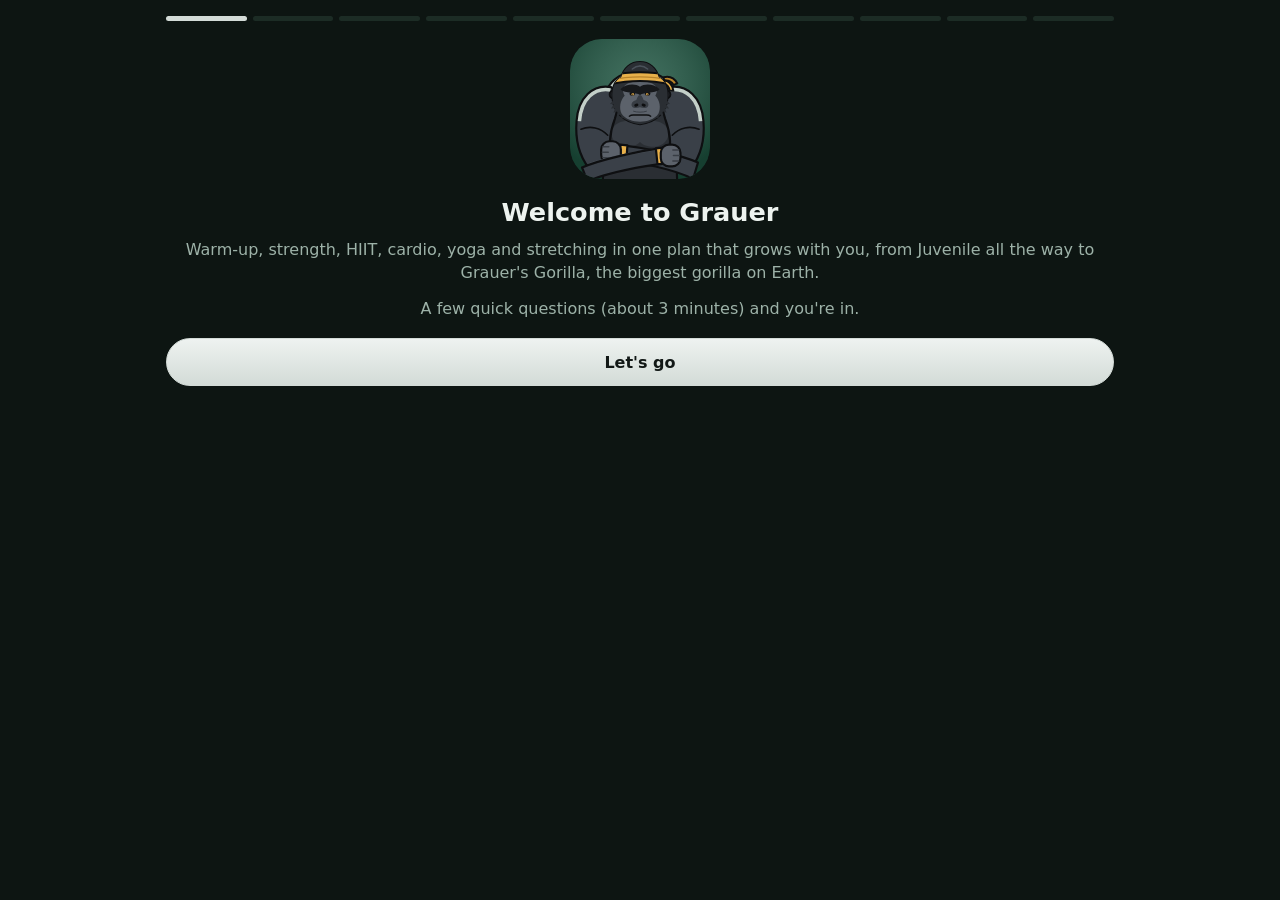
<file: index.html>
<!doctype html>
<html lang="en">
<head>
  <meta charset="utf-8">
  <meta name="viewport" content="width=device-width, initial-scale=1, viewport-fit=cover">
  <title>Grauer</title>
  <meta name="description" content="Grauer: warm-up, strength, HIIT, cardio, yoga and stretching. From first push-up to Silverback.">
  <meta name="theme-color" content="#0d1512">
  <meta name="apple-mobile-web-app-capable" content="yes">
  <meta name="mobile-web-app-capable" content="yes">
  <meta name="apple-mobile-web-app-status-bar-style" content="black-translucent">
  <meta name="apple-mobile-web-app-title" content="Grauer">
  <link rel="manifest" href="manifest.webmanifest">
  <link rel="icon" href="img/icon.svg" type="image/svg+xml">
  <link rel="apple-touch-icon" href="img/apple-touch-icon.png">
  <link rel="stylesheet" href="css/app.css">
</head>
<body>
  <div id="app">
    <main id="main" aria-live="polite"></main>
    <nav class="tabbar" aria-label="Main">
      <a href="#/home" data-tab="home">
        <svg viewBox="0 0 24 24" fill="none" stroke="currentColor" stroke-width="2" stroke-linecap="round" stroke-linejoin="round" aria-hidden="true"><path d="M3 11l9-7 9 7"/><path d="M5 10v10h14V10"/></svg>Today</a>
      <a href="#/library" data-tab="library">
        <svg viewBox="0 0 24 24" fill="none" stroke="currentColor" stroke-width="2" stroke-linecap="round" stroke-linejoin="round" aria-hidden="true"><rect x="3" y="3" width="7" height="7" rx="1.5"/><rect x="14" y="3" width="7" height="7" rx="1.5"/><rect x="3" y="14" width="7" height="7" rx="1.5"/><rect x="14" y="14" width="7" height="7" rx="1.5"/></svg>Library</a>
      <a href="#/history" data-tab="history">
        <svg viewBox="0 0 24 24" fill="none" stroke="currentColor" stroke-width="2" stroke-linecap="round" stroke-linejoin="round" aria-hidden="true"><circle cx="12" cy="12" r="9"/><path d="M12 7v5l3 2"/></svg>History</a>
      <a href="#/me" data-tab="me">
        <svg viewBox="0 0 24 24" fill="none" stroke="currentColor" stroke-width="2" stroke-linecap="round" stroke-linejoin="round" aria-hidden="true"><circle cx="12" cy="8" r="4"/><path d="M4 21c1.5-4 4.5-6 8-6s6.5 2 8 6"/></svg>Me</a>
    </nav>
  </div>
  <noscript>Grauer needs JavaScript turned on.</noscript>
  <script type="module" src="js/app.js"></script>
</body>
</html>
</file>
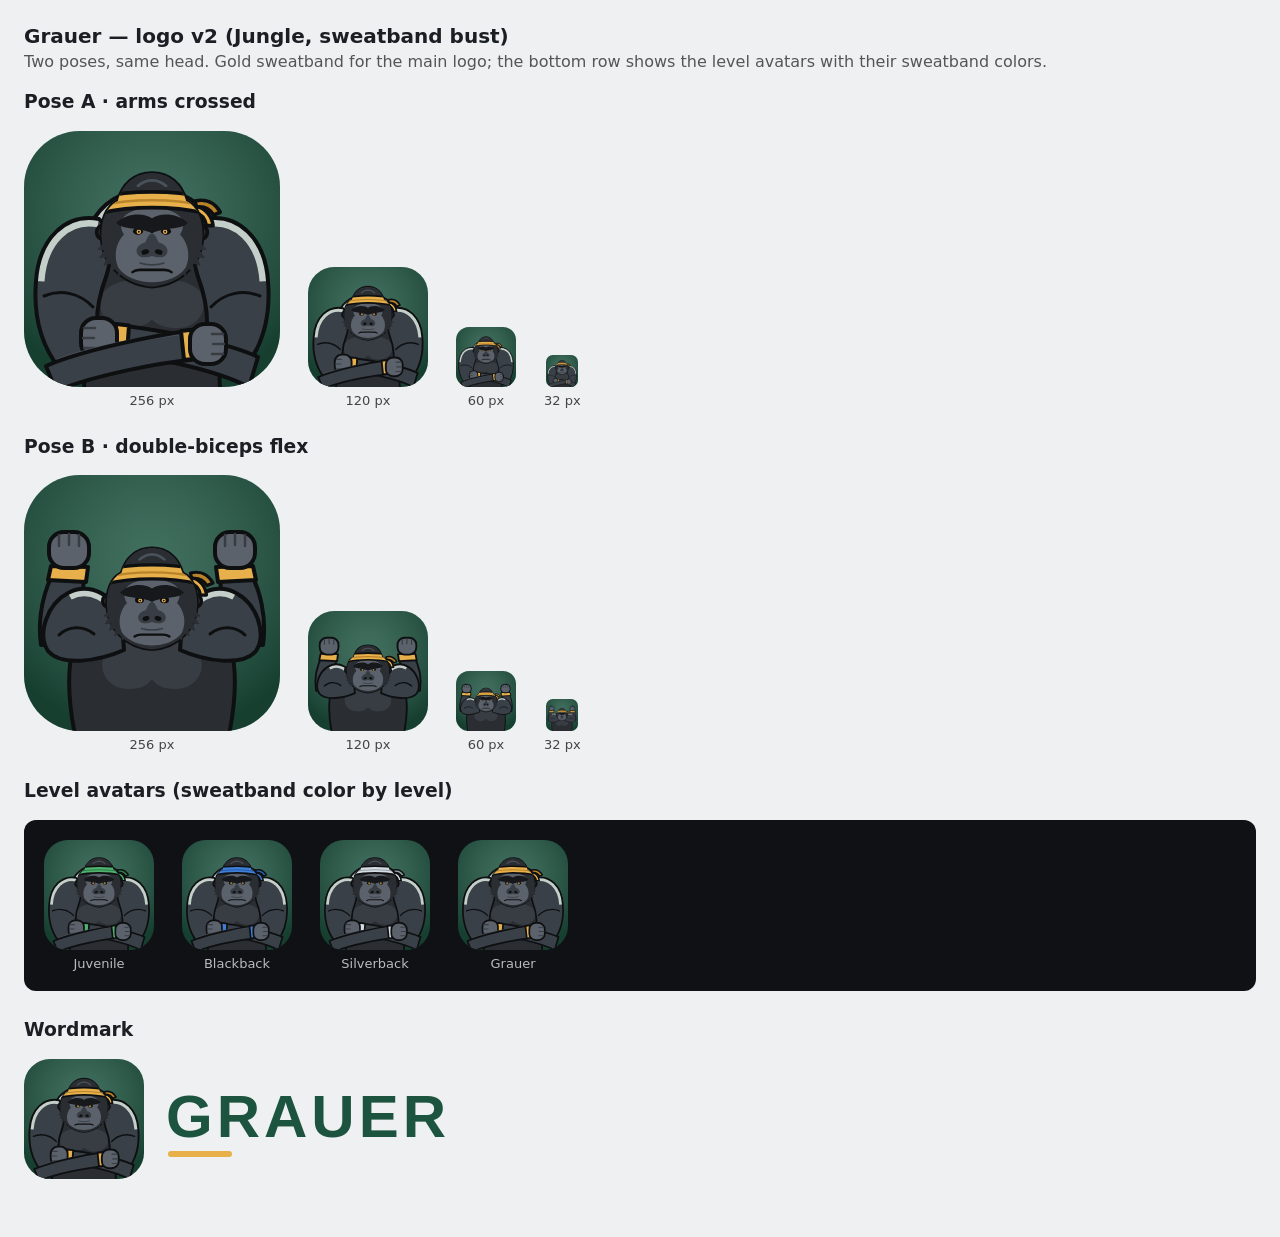
<file: brand/preview-v2.html>
<!doctype html>
<html lang="en">
<head>
<meta charset="utf-8">
<meta name="viewport" content="width=device-width, initial-scale=1">
<title>Grauer logo v2</title>
<style>
  body { margin: 0; padding: 24px; background: #eef0f2; font-family: system-ui, sans-serif; color: #1b1f24; }
  h1 { margin: 0 0 4px; font-size: 20px; }
  p { margin: 0 0 20px; color: #555; }
  .row { display: flex; gap: 28px; flex-wrap: wrap; align-items: flex-end; margin-bottom: 28px; }
  .card { text-align: center; font-size: 13px; color: #444; }
  .card svg { display: block; margin: 0 auto 6px; }
  .dark { background: #0f1114; padding: 20px; border-radius: 12px; }
  .dark .card { color: #bbb; }

  /* Jungle palette */
  :root { --bg1:#1d5440; --fur:#2a2e33; --arm:#3a4048; --furHi:#4a515a; --brow:#16181b; --face:#5c626b; --faceDk:#383d44;
          --ink:#0e0f11; --silver:#c3cfc8; --band:#e8b04a; --bandDk:#b9832a; }
  /* Sweatband colors for the level avatars */
  .lv-juvenile   { --band:#4fb36f; --bandDk:#2f7d47; }
  .lv-blackback  { --band:#3d7fd9; --bandDk:#2a5ea8; }
  .lv-silverback { --band:#d4dbe1; --bandDk:#97a1ab; }
  .lv-grauer     { --band:#e8b04a; --bandDk:#b9832a; }

  /* Clip-art outlines */
  .ol  { fill: none; stroke: var(--ink); stroke-width: 8;  stroke-linejoin: round; stroke-linecap: round; }
  .olh { fill: none; stroke: var(--ink); stroke-width: 13; stroke-linejoin: round; }
</style>
</head>
<body>

<svg width="0" height="0" style="position:absolute">
  <defs>
    <radialGradient id="glow" cx="50%" cy="32%" r="70%">
      <stop offset="0" stop-color="#fff" stop-opacity="0.16"/>
      <stop offset="1" stop-color="#000" stop-opacity="0.25"/>
    </radialGradient>
    <clipPath id="tile"><rect width="512" height="512" rx="112"/></clipPath>

    <!-- ===== HEAD (512 box, centered on 256,250) ===== -->
    <path id="headShape" d="M256 50 C 318 50, 362 90, 378 150 C 420 170, 440 222, 436 284 C 432 366, 368 446, 256 456 C 144 446, 80 366, 76 284 C 72 222, 92 170, 134 150 C 150 90, 194 50, 256 50 Z"/>
    <clipPath id="headClip"><use href="#headShape"/></clipPath>
    <path id="tuft" d="M82 300 L 60 324 L 86 326 L 66 354 L 94 352 L 82 382 L 110 372 L 106 404 L 132 388 L 136 420 L 160 400 Z"/>
    <g id="head">
      <!-- sweatband tails, knotted at the back right -->
      <path d="M410 150 C 450 140, 482 158, 500 190 L 476 200 C 462 178, 440 168, 414 172 Z" style="fill:var(--bandDk)"/>
      <path d="M412 168 C 448 176, 470 204, 474 238 L 450 238 C 446 212, 432 196, 408 190 Z" style="fill:var(--band)"/>
      <path d="M410 150 C 450 140, 482 158, 500 190 L 476 200 C 462 178, 440 168, 414 172 Z" class="olh"/>
      <path d="M412 168 C 448 176, 470 204, 474 238 L 450 238 C 446 212, 432 196, 408 190 Z" class="olh"/>
      <circle cx="84" cy="262" r="26" style="fill:var(--fur)"/><circle cx="84" cy="262" r="26" class="olh"/>
      <circle cx="428" cy="262" r="26" style="fill:var(--fur)"/><circle cx="428" cy="262" r="26" class="olh"/>
      <circle cx="87" cy="264" r="11" style="fill:var(--faceDk)"/>
      <circle cx="425" cy="264" r="11" style="fill:var(--faceDk)"/>
      <use href="#headShape" class="olh"/>
      <use href="#headShape" style="fill:var(--fur)"/>
      <use href="#tuft" style="fill:var(--fur)"/>
      <use href="#tuft" transform="translate(512 0) scale(-1 1)" style="fill:var(--fur)"/>
      <g fill="none" style="stroke:var(--furHi)" stroke-width="10" stroke-linecap="round">
        <path d="M206 96 C 222 82, 240 76, 256 76"/>
        <path d="M306 96 C 290 82, 272 76, 256 76"/>
      </g>
      <path d="M256 176 C 300 176, 338 186, 356 206 C 372 226, 368 252, 356 270 C 386 300, 394 350, 376 388 C 352 424, 300 440, 256 440 C 212 440, 160 424, 136 388 C 118 350, 126 300, 156 270 C 144 252, 140 226, 156 206 C 174 186, 212 176, 256 176 Z" style="fill:var(--face)"/>
      <!-- sweatband, clipped to the head outline -->
      <g clip-path="url(#headClip)">
        <path d="M40 146 C 160 108, 352 108, 472 146 L 472 202 C 352 164, 160 164, 40 202 Z" style="fill:var(--band)"/>
        <path d="M40 176 C 160 138, 352 138, 472 176" fill="none" style="stroke:var(--bandDk)" stroke-width="9"/>
        <path d="M40 146 C 160 108, 352 108, 472 146 M 472 202 C 352 164, 160 164, 40 202" class="olh"/>
      </g>
      <ellipse cx="206" cy="258" rx="18" ry="13" style="fill:var(--ink)"/>
      <ellipse cx="306" cy="258" rx="18" ry="13" style="fill:var(--ink)"/>
      <circle cx="209" cy="260" r="8" fill="#e8b04a"/>
      <circle cx="303" cy="260" r="8" fill="#e8b04a"/>
      <circle cx="209" cy="260" r="3.5" style="fill:var(--ink)"/>
      <circle cx="303" cy="260" r="3.5" style="fill:var(--ink)"/>
      <path d="M128 228 C 168 190, 228 192, 256 212 C 284 192, 344 190, 384 228 C 370 246, 340 246, 316 250 C 292 254, 270 256, 256 266 C 242 256, 220 254, 196 250 C 172 246, 142 246, 128 228 Z" style="fill:var(--brow)"/>
      <path d="M256 266 C 268 266, 274 286, 280 298 C 304 304, 318 322, 308 340 C 298 356, 272 352, 256 346 C 240 352, 214 356, 204 340 C 194 322, 208 304, 232 298 C 238 286, 244 266, 256 266 Z" style="fill:var(--faceDk)"/>
      <ellipse cx="232" cy="332" rx="14" ry="9" transform="rotate(-18 232 332)" style="fill:var(--ink)"/>
      <ellipse cx="280" cy="332" rx="14" ry="9" transform="rotate(18 280 332)" style="fill:var(--ink)"/>
      <path d="M214 372 C 236 380, 276 380, 298 372" fill="none" style="stroke:var(--faceDk)" stroke-width="6" stroke-linecap="round"/>
      <path d="M186 404 Q 196 396 212 396 L 300 396 Q 316 396 326 404" fill="none" style="stroke:var(--ink)" stroke-width="9" stroke-linecap="round"/>
    </g>

    <!-- ===== FIST (centered on 0,0) ===== -->
    <g id="fist">
      <rect x="-40" y="-36" width="80" height="72" rx="30" style="fill:var(--face)"/>
      <rect x="-40" y="-36" width="80" height="72" rx="30" class="ol"/>
      <g fill="none" style="stroke:var(--faceDk)" stroke-width="5" stroke-linecap="round">
        <path d="M-20 -30 L -20 -8"/><path d="M0 -32 L 0 -10"/><path d="M20 -30 L 20 -8"/>
      </g>
    </g>

    <!-- ===== POSE A: arms crossed ===== -->
    <path id="torsoA" d="M256 116 C 196 116, 152 146, 132 190 L 120 520 L 392 520 L 380 190 C 360 146, 316 116, 256 116 Z"/>
    <clipPath id="torsoAClip"><use href="#torsoA"/></clipPath>
    <path id="armAShape" d="M150 176 C 84 164, 30 214, 24 300 C 18 372, 36 430, 70 474 L 156 452 C 140 400, 144 344, 164 292 C 178 248, 180 200, 150 176 Z"/>
    <clipPath id="armAClip"><use href="#armAShape"/></clipPath>
    <g id="armA">
      <use href="#armAShape" style="fill:var(--arm)"/>
      <path d="M150 176 C 84 164, 30 214, 24 300" fill="none" style="stroke:var(--silver)" stroke-width="34" clip-path="url(#armAClip)"/>
      <path d="M40 330 C 74 316, 112 324, 138 352" fill="none" style="stroke:var(--ink)" stroke-width="6" stroke-linecap="round"/>
      <use href="#armAShape" class="ol"/>
    </g>
    <symbol id="poseA" viewBox="0 0 512 512">
      <g clip-path="url(#tile)">
        <rect width="512" height="512" style="fill:var(--bg1)"/>
        <rect width="512" height="512" fill="url(#glow)"/>
        <use href="#torsoA" style="fill:var(--fur)"/>
        <path d="M132 190 C 152 146, 196 116, 256 116 C 316 116, 360 146, 380 190" fill="none" style="stroke:var(--silver)" stroke-width="30" clip-path="url(#torsoAClip)"/>
        <use href="#torsoA" class="ol"/>
        <!-- chest -->
        <path d="M256 304 C 226 294, 178 296, 158 324 C 142 352, 160 390, 200 394 C 228 396, 250 386, 256 376 Z" style="fill:var(--faceDk)"/>
        <path d="M256 304 C 286 294, 334 296, 354 324 C 370 352, 352 390, 312 394 C 284 396, 262 386, 256 376 Z" style="fill:var(--faceDk)"/>
        <use href="#armA"/>
        <use href="#armA" transform="translate(512 0) scale(-1 1)"/>
        <use href="#head" transform="translate(256 196) scale(0.56) translate(-256 -250)"/>
        <!-- back forearm: right elbow → fist tucked by the left biceps -->
        <path d="M468 452 C 400 420, 260 396, 172 386 L 166 442 C 250 450, 380 476, 450 512 Z" style="fill:var(--arm)"/>
        <path d="M468 452 C 400 420, 260 396, 172 386 L 166 442 C 250 450, 380 476, 450 512 Z" class="ol"/>
        <path d="M184 386 L 210 389 L 206 446 L 180 443 Z" style="fill:var(--band)"/>
        <path d="M184 386 L 210 389 L 206 446 L 180 443 Z" class="ol"/>
        <use href="#fist" transform="translate(150 414) rotate(-90)"/>
        <!-- front forearm: left elbow → fist tucked by the right biceps -->
        <path d="M44 470 C 112 440, 252 410, 340 398 L 348 456 C 264 464, 136 490, 64 520 Z" style="fill:var(--arm)"/>
        <path d="M70 458 C 140 432, 260 410, 330 402" fill="none" style="stroke:var(--furHi)" stroke-width="8" stroke-linecap="round"/>
        <path d="M44 470 C 112 440, 252 410, 340 398 L 348 456 C 264 464, 136 490, 64 520 Z" class="ol"/>
        <path d="M314 400 L 340 397 L 346 455 L 320 458 Z" style="fill:var(--band)"/>
        <path d="M314 400 L 340 397 L 346 455 L 320 458 Z" class="ol"/>
        <use href="#fist" transform="translate(368 426) rotate(90)"/>
      </g>
    </symbol>

    <!-- ===== POSE B: double-biceps flex (left arm; right is mirrored) ===== -->
    <path id="bicepB" d="M196 300 C 186 236, 128 214, 88 236 C 46 258, 26 318, 48 352 C 76 384, 150 372, 200 350 Z"/>
    <clipPath id="bicepBClip"><use href="#bicepB"/></clipPath>
    <g id="flexArm">
      <!-- forearm (behind the biceps) -->
      <path d="M34 340 C 26 284, 40 228, 62 190 L 122 192 C 118 236, 108 290, 104 340 Z" style="fill:var(--arm)"/>
      <path d="M34 340 C 26 284, 40 228, 62 190 L 122 192 C 118 236, 108 290, 104 340 Z" class="ol"/>
      <path d="M54 182 L 128 184 L 124 214 L 48 210 Z" style="fill:var(--band)"/>
      <path d="M54 182 L 128 184 L 124 214 L 48 210 Z" class="ol"/>
      <use href="#fist" transform="translate(90 150)"/>
      <!-- biceps peak -->
      <use href="#bicepB" style="fill:var(--arm)"/>
      <path d="M196 300 C 186 236, 128 214, 88 236 C 46 258" fill="none" style="stroke:var(--silver)" stroke-width="30" clip-path="url(#bicepBClip)"/>
      <path d="M140 318 C 118 300, 88 302, 70 320" fill="none" style="stroke:var(--ink)" stroke-width="6" stroke-linecap="round"/>
      <use href="#bicepB" class="ol"/>
    </g>
    <path id="torsoB" d="M256 212 C 312 214, 356 248, 384 292 C 426 330, 430 420, 410 520 L 102 520 C 82 420, 86 330, 128 292 C 156 248, 200 214, 256 212 Z"/>
    <clipPath id="torsoBClip"><use href="#torsoB"/></clipPath>
    <symbol id="poseB" viewBox="0 0 512 512">
      <g clip-path="url(#tile)">
        <rect width="512" height="512" style="fill:var(--bg1)"/>
        <rect width="512" height="512" fill="url(#glow)"/>
        <use href="#torsoB" style="fill:var(--fur)"/>
        <path d="M128 292 C 156 248, 200 214, 256 212 C 312 214, 356 248, 384 292" fill="none" style="stroke:var(--silver)" stroke-width="30" clip-path="url(#torsoBClip)"/>
        <use href="#torsoB" class="ol"/>
        <path d="M256 340 C 225 328, 182 330, 162 358 C 146 388, 166 426, 206 428 C 232 430, 250 418, 256 408 Z" style="fill:var(--faceDk)"/>
        <path d="M256 340 C 287 328, 330 330, 350 358 C 366 388, 346 426, 306 428 C 280 430, 262 418, 256 408 Z" style="fill:var(--faceDk)"/>
        <use href="#flexArm"/>
        <use href="#flexArm" transform="translate(512 0) scale(-1 1)"/>
        <use href="#head" transform="translate(256 246) scale(0.5) translate(-256 -250)"/>
      </g>
    </symbol>
  </defs>
</svg>

<h1>Grauer — logo v2 (Jungle, sweatband bust)</h1>
<p>Two poses, same head. Gold sweatband for the main logo; the bottom row shows the level avatars with their sweatband colors.</p>

<h3>Pose A · arms crossed</h3>
<div class="row">
  <div class="card"><svg width="256" height="256"><use href="#poseA"/></svg>256 px</div>
  <div class="card"><svg width="120" height="120"><use href="#poseA"/></svg>120 px</div>
  <div class="card"><svg width="60" height="60"><use href="#poseA"/></svg>60 px</div>
  <div class="card"><svg width="32" height="32"><use href="#poseA"/></svg>32 px</div>
</div>

<h3>Pose B · double-biceps flex</h3>
<div class="row">
  <div class="card"><svg width="256" height="256"><use href="#poseB"/></svg>256 px</div>
  <div class="card"><svg width="120" height="120"><use href="#poseB"/></svg>120 px</div>
  <div class="card"><svg width="60" height="60"><use href="#poseB"/></svg>60 px</div>
  <div class="card"><svg width="32" height="32"><use href="#poseB"/></svg>32 px</div>
</div>

<h3>Level avatars (sweatband color by level)</h3>
<div class="row dark">
  <div class="card lv-juvenile"><svg width="110" height="110"><use href="#poseA"/></svg>Juvenile</div>
  <div class="card lv-blackback"><svg width="110" height="110"><use href="#poseA"/></svg>Blackback</div>
  <div class="card lv-silverback"><svg width="110" height="110"><use href="#poseA"/></svg>Silverback</div>
  <div class="card lv-grauer"><svg width="110" height="110"><use href="#poseA"/></svg>Grauer</div>
</div>

<h3>Wordmark</h3>
<div class="row">
  <div class="card">
    <svg width="460" height="120" viewBox="0 0 460 120">
      <use href="#poseA" x="0" y="0" width="120" height="120"/>
      <text x="142" y="78" font-family="'Arial Black', 'Segoe UI Black', Impact, sans-serif" font-weight="900" font-size="60" letter-spacing="4" fill="#1d5440">GRAUER</text>
      <rect x="144" y="92" width="64" height="6" rx="3" fill="#e8b04a"/>
    </svg>
  </div>
</div>

</body>
</html>
</file>
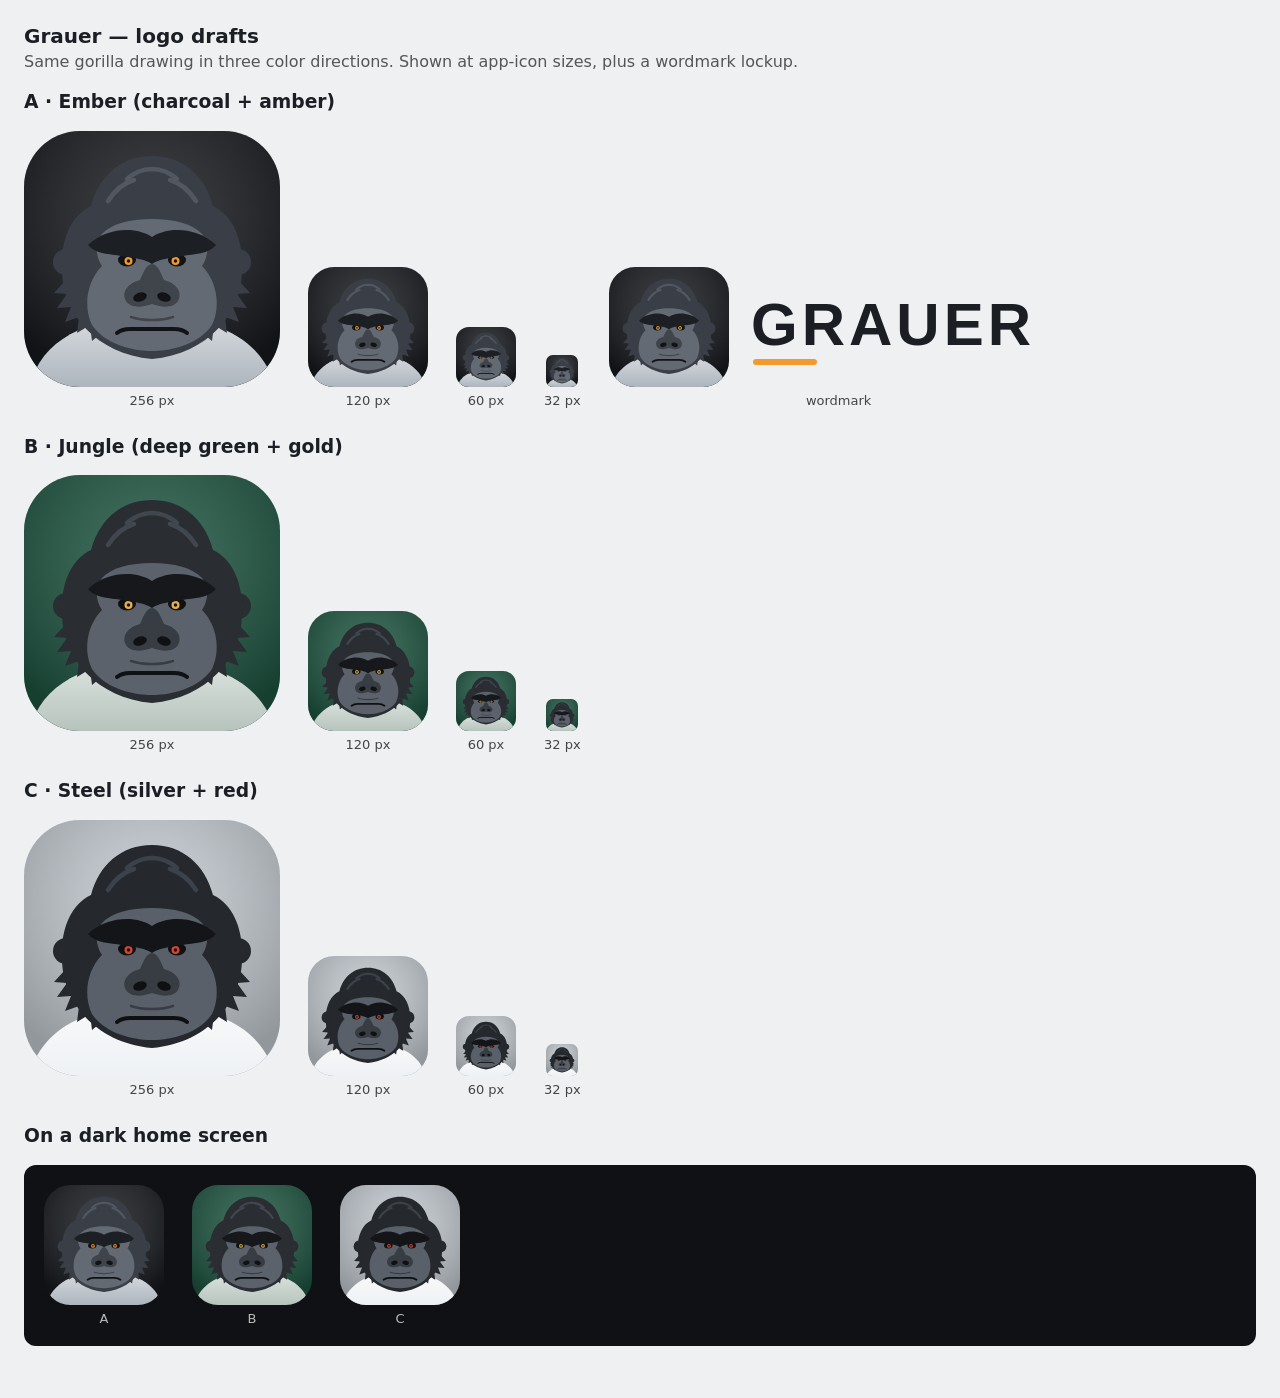
<file: brand/v1/preview.html>
<!doctype html>
<html lang="en">
<head>
<meta charset="utf-8">
<meta name="viewport" content="width=device-width, initial-scale=1">
<title>Grauer logo drafts</title>
<style>
  body { margin: 0; padding: 24px; background: #eef0f2; font-family: system-ui, sans-serif; color: #1b1f24; }
  h1 { margin: 0 0 4px; font-size: 20px; }
  p { margin: 0 0 20px; color: #555; }
  .row { display: flex; gap: 28px; flex-wrap: wrap; align-items: flex-end; margin-bottom: 28px; }
  .card { text-align: center; font-size: 13px; color: #444; }
  .card svg { display: block; margin: 0 auto 6px; }
  .dark { background: #0f1114; padding: 20px; border-radius: 12px; }
  .dark .card { color: #bbb; }

  /* Color variants: the same drawing, recolored with CSS variables */
  .v-ember  { --bg1:#16191d; --fur:#3a3f47; --furHi:#525862; --brow:#1c1f23; --face:#646a73; --faceDk:#40454c; --ink:#121316; --silver:#aab2bb; --iris:#f29a2e; --accent:#f29a2e; }
  .v-jungle { --bg1:#1d5440; --fur:#2a2e33; --furHi:#41474f; --brow:#16181b; --face:#5c626b; --faceDk:#383d44; --ink:#101113; --silver:#b4c2ba; --iris:#e8b04a; --accent:#e8b04a; }
  .v-steel  { --bg1:#c3c9d0; --fur:#25292e; --furHi:#3c424a; --brow:#131518; --face:#5a6069; --faceDk:#383d44; --ink:#0f1012; --silver:#eef1f4; --iris:#d6452f; --accent:#d6452f; }
</style>
</head>
<body>

<svg width="0" height="0" style="position:absolute">
  <defs>
    <!-- Gradients are fixed white/black overlays so each color variant can tint the shapes underneath -->
    <radialGradient id="glow" cx="50%" cy="32%" r="70%">
      <stop offset="0" stop-color="#fff" stop-opacity="0.16"/>
      <stop offset="1" stop-color="#000" stop-opacity="0.25"/>
    </radialGradient>
    <linearGradient id="sheen" x1="0" y1="0" x2="0" y2="1">
      <stop offset="0" stop-color="#fff" stop-opacity="0.55"/>
      <stop offset="1" stop-color="#fff" stop-opacity="0"/>
    </linearGradient>
    <clipPath id="tile"><rect width="512" height="512" rx="112"/></clipPath>

    <!-- Cheek fur tufts (left side; mirrored for the right) -->
    <path id="tuft" d="M82 300 L 60 324 L 86 326 L 66 354 L 94 352 L 82 382 L 110 372 L 106 404 L 132 388 L 136 420 L 160 400 Z"/>

    <!-- The gorilla head + silver shoulders (no background) -->
    <symbol id="gorilla" viewBox="0 0 512 512">
      <!-- silver shoulders: the "silverback" -->
      <path d="M8 520 C 30 420, 120 372, 256 372 C 392 372, 482 420, 504 520 Z" style="fill:var(--silver)"/>
      <path d="M8 520 C 30 420, 120 372, 256 372 C 392 372, 482 420, 504 520 Z" fill="url(#sheen)"/>
      <!-- ears -->
      <circle cx="84" cy="262" r="26" style="fill:var(--fur)"/>
      <circle cx="428" cy="262" r="26" style="fill:var(--fur)"/>
      <circle cx="87" cy="264" r="12" style="fill:var(--faceDk)"/>
      <circle cx="425" cy="264" r="12" style="fill:var(--faceDk)"/>
      <!-- head fur, with the tall crest gorillas have -->
      <path d="M256 50
               C 318 50, 362 90, 378 150
               C 420 170, 440 222, 436 284
               C 432 366, 368 446, 256 456
               C 144 446, 80 366, 76 284
               C 72 222, 92 170, 134 150
               C 150 90, 194 50, 256 50 Z" style="fill:var(--fur)"/>
      <use href="#tuft" style="fill:var(--fur)"/>
      <use href="#tuft" transform="translate(512 0) scale(-1 1)" style="fill:var(--fur)"/>
      <!-- crest highlight: a few fur strokes instead of a band -->
      <g fill="none" style="stroke:var(--furHi)" stroke-width="9" stroke-linecap="round">
        <path d="M206 96 C 222 82, 240 76, 256 76"/>
        <path d="M306 96 C 290 82, 272 76, 256 76" />
        <path d="M168 140 C 182 118, 200 104, 220 98"/>
        <path d="M344 140 C 330 118, 312 104, 292 98"/>
      </g>
      <!-- face (bare skin) -->
      <path d="M256 176
               C 300 176, 338 186, 356 206
               C 372 226, 368 252, 356 270
               C 386 300, 394 350, 376 388
               C 352 424, 300 440, 256 440
               C 212 440, 160 424, 136 388
               C 118 350, 126 300, 156 270
               C 144 252, 140 226, 156 206
               C 174 186, 212 176, 256 176 Z" style="fill:var(--face)"/>
      <!-- eyes: drawn before the brow so the brow hoods them -->
      <ellipse cx="206" cy="258" rx="18" ry="13" style="fill:var(--ink)"/>
      <ellipse cx="306" cy="258" rx="18" ry="13" style="fill:var(--ink)"/>
      <circle cx="209" cy="260" r="8" style="fill:var(--iris)"/>
      <circle cx="303" cy="260" r="8" style="fill:var(--iris)"/>
      <circle cx="209" cy="260" r="3.5" style="fill:var(--ink)"/>
      <circle cx="303" cy="260" r="3.5" style="fill:var(--ink)"/>
      <!-- heavy brow ridge, angled down toward the center = determined look -->
      <path d="M128 228
               C 168 190, 228 192, 256 212
               C 284 192, 344 190, 384 228
               C 370 246, 340 246, 316 250
               C 292 254, 270 256, 256 266
               C 242 256, 220 254, 196 250
               C 172 246, 142 246, 128 228 Z" style="fill:var(--brow)"/>
      <!-- broad flat nose -->
      <path d="M256 266
               C 268 266, 274 286, 280 298
               C 304 304, 318 322, 308 340
               C 298 356, 272 352, 256 346
               C 240 352, 214 356, 204 340
               C 194 322, 208 304, 232 298
               C 238 286, 244 266, 256 266 Z" style="fill:var(--faceDk)"/>
      <ellipse cx="232" cy="332" rx="14" ry="9" transform="rotate(-18 232 332)" style="fill:var(--ink)"/>
      <ellipse cx="280" cy="332" rx="14" ry="9" transform="rotate(18 280 332)" style="fill:var(--ink)"/>
      <!-- muzzle crease + stern, set mouth -->
      <path d="M214 372 C 236 380, 276 380, 298 372" fill="none" style="stroke:var(--faceDk)" stroke-width="5" stroke-linecap="round"/>
      <path d="M186 404 Q 196 396 212 396 L 300 396 Q 316 396 326 404" fill="none" style="stroke:var(--ink)" stroke-width="8" stroke-linecap="round" stroke-linejoin="round"/>
    </symbol>

    <!-- App icon: rounded tile + gorilla -->
    <symbol id="icon" viewBox="0 0 512 512">
      <g clip-path="url(#tile)">
        <rect width="512" height="512" style="fill:var(--bg1)"/>
        <rect width="512" height="512" fill="url(#glow)"/>
        <use href="#gorilla" width="512" height="512"/>
      </g>
    </symbol>
  </defs>
</svg>

<h1>Grauer — logo drafts</h1>
<p>Same gorilla drawing in three color directions. Shown at app-icon sizes, plus a wordmark lockup.</p>

<h3>A · Ember (charcoal + amber)</h3>
<div class="row v-ember">
  <div class="card"><svg width="256" height="256"><use href="#icon"/></svg>256 px</div>
  <div class="card"><svg width="120" height="120"><use href="#icon"/></svg>120 px</div>
  <div class="card"><svg width="60" height="60"><use href="#icon"/></svg>60 px</div>
  <div class="card"><svg width="32" height="32"><use href="#icon"/></svg>32 px</div>
  <div class="card">
    <svg width="460" height="120" viewBox="0 0 460 120">
      <use href="#icon" x="0" y="0" width="120" height="120"/>
      <text x="142" y="78" font-family="'Arial Black', 'Segoe UI Black', Impact, sans-serif" font-weight="900" font-size="60" letter-spacing="4" fill="#1b1f24">GRAUER</text>
      <rect x="144" y="92" width="64" height="6" rx="3" style="fill:var(--accent)"/>
    </svg>wordmark
  </div>
</div>

<h3>B · Jungle (deep green + gold)</h3>
<div class="row v-jungle">
  <div class="card"><svg width="256" height="256"><use href="#icon"/></svg>256 px</div>
  <div class="card"><svg width="120" height="120"><use href="#icon"/></svg>120 px</div>
  <div class="card"><svg width="60" height="60"><use href="#icon"/></svg>60 px</div>
  <div class="card"><svg width="32" height="32"><use href="#icon"/></svg>32 px</div>
</div>

<h3>C · Steel (silver + red)</h3>
<div class="row v-steel">
  <div class="card"><svg width="256" height="256"><use href="#icon"/></svg>256 px</div>
  <div class="card"><svg width="120" height="120"><use href="#icon"/></svg>120 px</div>
  <div class="card"><svg width="60" height="60"><use href="#icon"/></svg>60 px</div>
  <div class="card"><svg width="32" height="32"><use href="#icon"/></svg>32 px</div>
</div>

<h3>On a dark home screen</h3>
<div class="row dark">
  <div class="card v-ember"><svg width="120" height="120"><use href="#icon"/></svg>A</div>
  <div class="card v-jungle"><svg width="120" height="120"><use href="#icon"/></svg>B</div>
  <div class="card v-steel"><svg width="120" height="120"><use href="#icon"/></svg>C</div>
</div>

</body>
</html>
</file>
<file: css/app.css>
/* Grauer — app styles. Dark "jungle" theme, big touch targets. */
:root {
  --bg: #0d1512;
  --surface: #15211c;
  --surface-2: #1c2c25;
  --border: #2a3d34;
  --text: #edf3ef;
  --muted: #9db2a8;
  /* Silver is the app's constant accent (buttons, links, active tab), a nod to silverbacks.
     --level changes with your level: the sweatband color (green, blue, silver, gold). */
  --accent: #d3dbd7;
  --accent-ink: #121816;
  --level: #4fb36f;
  --green: #1d5440;
  --green-hi: #3fa577;
  --danger: #e0644f;
  --fig: #e9efeb;
  --fig-far: #6f8479;
  --radius: 14px;
  --tap: 48px;
  --safe-t: env(safe-area-inset-top, 0px);
  --safe-b: env(safe-area-inset-bottom, 0px);
  color-scheme: dark;
}

* { box-sizing: border-box; }
html, body { margin: 0; height: 100%; }
body {
  background: var(--bg);
  color: var(--text);
  font: 16px/1.45 system-ui, -apple-system, "Segoe UI", Roboto, sans-serif;
  -webkit-tap-highlight-color: transparent;
  -webkit-text-size-adjust: 100%;
}
button, input, select { font: inherit; color: inherit; }
a { color: var(--accent); }
h1, h2, h3 { line-height: 1.2; margin: 0 0 .4em; }
h1 { font-size: 1.6rem; }
h2 { font-size: 1.25rem; }
h3 { font-size: 1.05rem; }
p { margin: 0 0 .8em; }
.muted { color: var(--muted); }
.small { font-size: .875rem; }
.hidden { display: none !important; }

/* ---------- app frame ---------- */
#app { min-height: 100%; display: flex; flex-direction: column; }
#main {
  flex: 1;
  width: 100%;
  max-width: 980px;
  margin: 0 auto;
  padding: calc(16px + var(--safe-t)) 16px calc(96px + var(--safe-b));
}
body.no-nav #main { padding-bottom: calc(24px + var(--safe-b)); }

.tabbar {
  position: fixed; left: 0; right: 0; bottom: 0; z-index: 10;
  display: flex; justify-content: center;
  background: color-mix(in srgb, var(--bg) 92%, transparent);
  backdrop-filter: blur(10px);
  border-top: 1px solid var(--border);
  padding-bottom: var(--safe-b);
}
body.no-nav .tabbar { display: none; }
.tabbar a {
  flex: 1; max-width: 160px; min-height: 60px;
  display: flex; flex-direction: column; align-items: center; justify-content: center; gap: 2px;
  color: var(--muted); text-decoration: none; font-size: .75rem; font-weight: 600;
}
.tabbar a svg { width: 24px; height: 24px; }
.tabbar a.active { color: var(--accent); }

/* ---------- building blocks ---------- */
.card {
  background: var(--surface);
  border: 1px solid var(--border);
  border-radius: var(--radius);
  padding: 16px;
  margin-bottom: 14px;
}
.row { display: flex; gap: 10px; align-items: center; flex-wrap: wrap; }
.spread { display: flex; justify-content: space-between; align-items: center; gap: 10px; }
.stack > * + * { margin-top: 10px; }
.grid { display: grid; gap: 12px; grid-template-columns: repeat(auto-fill, minmax(150px, 1fr)); }

.btn {
  min-height: var(--tap); padding: 0 20px;
  display: inline-flex; align-items: center; justify-content: center; gap: 8px;
  border-radius: 999px; border: 1px solid var(--border);
  background: var(--surface-2); font-weight: 650; cursor: pointer;
  text-decoration: none; color: var(--text);
}
.btn:active { transform: scale(.98); }
.btn-primary { background: linear-gradient(180deg, #eef2f0, var(--accent)); border-color: var(--accent); color: var(--accent-ink); }
.btn-ghost { background: transparent; }
.btn-danger { border-color: var(--danger); color: var(--danger); background: transparent; }
.btn-block { width: 100%; }
.btn[disabled] { opacity: .45; pointer-events: none; }
.btn-icon { width: var(--tap); padding: 0; }
.btn-icon svg { width: 24px; height: 24px; }

.chip {
  min-height: 40px; padding: 0 16px; border-radius: 999px;
  border: 1px solid var(--border); background: var(--surface-2);
  font-weight: 600; cursor: pointer;
}
.chip[aria-pressed="true"] { background: var(--green); border-color: var(--green-hi); color: #fff; }

.choice {
  width: 100%; text-align: left; padding: 14px 16px; border-radius: var(--radius);
  border: 1px solid var(--border); background: var(--surface); cursor: pointer;
  display: block; margin-bottom: 10px;
}
.choice strong { display: block; }
.choice span { color: var(--muted); font-size: .9rem; }
.choice[aria-pressed="true"] { border-color: var(--accent); background: color-mix(in srgb, var(--accent) 10%, var(--surface)); }

.toggle {
  display: flex; align-items: center; justify-content: space-between; gap: 12px;
  min-height: 52px; padding: 6px 0; border-bottom: 1px solid var(--border); cursor: pointer;
}
.toggle:last-child { border-bottom: 0; }
.toggle input { width: 26px; height: 26px; accent-color: var(--accent); flex-shrink: 0; }

.field { display: block; margin-bottom: 14px; }
.field > span { display: block; font-weight: 600; margin-bottom: 6px; }
.input {
  width: 100%; min-height: var(--tap); padding: 0 14px;
  border-radius: 10px; border: 1px solid var(--border); background: var(--surface-2);
}
.tag {
  display: inline-block; padding: 2px 10px; border-radius: 999px; font-size: .75rem; font-weight: 700;
  background: var(--surface-2); border: 1px solid var(--border); color: var(--muted);
}
.tag-level { color: var(--level); border-color: color-mix(in srgb, var(--level) 50%, transparent); }
.tag-hot { color: var(--danger); border-color: color-mix(in srgb, var(--danger) 50%, transparent); }

/* ---------- figure demo ---------- */
.figure { width: 100%; height: auto; display: block; }
.fig-box { background: radial-gradient(circle at 50% 35%, #20362d, #12201b); border-radius: var(--radius); }
.fig-floor { stroke: #3a5348; stroke-width: 3; stroke-linecap: round; }
.fig-prop { fill: #2b4339; stroke: #3d5a4d; stroke-width: 1.5; }
.fig-limb { fill: none; stroke: var(--fig); stroke-width: 9; stroke-linecap: round; stroke-linejoin: round; }
.fig-far { stroke: var(--fig-far); }
.fig-torso { fill: none; stroke: var(--fig); stroke-width: 13; stroke-linecap: round; stroke-linejoin: round; }
.fig-torso-front { fill: var(--fig); }
.fig-head { fill: var(--fig); }
.fig-band { stroke: var(--level); stroke-width: 5; stroke-linecap: round; }
.fig-placeholder {
  aspect-ratio: 200 / 156; display: flex; flex-direction: column; align-items: center; justify-content: center; gap: 2px;
}
.fig-placeholder img { height: 80%; width: auto; }
.fig-placeholder span { font-size: .7rem; font-weight: 600; color: var(--muted); }

/* ---------- home ---------- */
.hero { display: flex; gap: 16px; align-items: center; margin-bottom: 16px; }
.hero img { width: 84px; height: 84px; border-radius: 20px; flex-shrink: 0; }
.level-name { color: var(--level); font-weight: 800; letter-spacing: .02em; }
.session-card { cursor: pointer; }
.session-card .row { margin-top: 8px; }
.install-tip { border-color: color-mix(in srgb, var(--accent) 35%, var(--border)); }

/* ---------- library ---------- */
.ex-card { padding: 10px; cursor: pointer; margin: 0; text-decoration: none; color: inherit; display: block; }
.ex-card .fig-box { margin-bottom: 8px; }
.ex-card strong { display: block; font-size: .95rem; }
.search { margin-bottom: 12px; }
.cue-list { padding-left: 1.2em; margin: 0 0 .8em; }
.cue-list li { margin-bottom: 4px; }

/* ---------- onboarding ---------- */
.ob-progress { display: flex; gap: 6px; margin-bottom: 18px; }
.ob-progress i { flex: 1; height: 5px; border-radius: 3px; background: var(--surface-2); }
.ob-progress i.on { background: var(--accent); }
.ob-nav { display: flex; gap: 10px; margin-top: 18px; }
.ob-nav .btn { flex: 1; }
.ob-logo { width: 140px; height: 140px; border-radius: 32px; display: block; margin: 12px auto 18px; }

/* ---------- player ---------- */
.player { display: flex; flex-direction: column; gap: 12px; min-height: calc(100vh - 40px - var(--safe-t) - var(--safe-b)); }
.player-top { display: flex; align-items: center; gap: 10px; }
.player-top .phase { flex: 1; text-align: center; font-weight: 700; font-size: .9rem; color: var(--muted); text-transform: uppercase; letter-spacing: .06em; }
.progress { height: 6px; background: var(--surface-2); border-radius: 3px; overflow: hidden; }
.progress > i { display: block; height: 100%; background: var(--level); width: 0; transition: width .3s; }
.player-body { display: grid; gap: 14px; }
.player-fig { position: relative; }
.player-fig .side-flag { position: absolute; top: 10px; left: 10px; }
.player-info { display: flex; flex-direction: column; gap: 10px; }
.ex-title { font-size: 1.6rem; font-weight: 800; margin: 0; }
.big-number { font-size: 4.2rem; font-weight: 800; line-height: 1; font-variant-numeric: tabular-nums; letter-spacing: -.02em; }
.big-number.rest { color: var(--green-hi); }
.target-sub { color: var(--muted); font-weight: 600; }
.next-up { color: var(--muted); font-size: .95rem; }
.next-up strong { color: var(--text); }
.controls { display: flex; gap: 10px; justify-content: center; align-items: center; }
.controls .btn-icon { width: 60px; height: 60px; }
.controls .btn-play { width: 76px; height: 76px; background: linear-gradient(180deg, #eef2f0, var(--accent)); border-color: var(--accent); color: var(--accent-ink); }
.controls .btn-play svg { width: 34px; height: 34px; }
.feel-row { display: grid; grid-template-columns: repeat(3, 1fr); gap: 8px; }
.feel-row .btn { padding: 0 8px; }
.stepper { display: flex; align-items: center; gap: 12px; }
.stepper output { font-size: 2rem; font-weight: 800; min-width: 2.5ch; text-align: center; font-variant-numeric: tabular-nums; }
.tools { display: flex; gap: 8px; flex-wrap: wrap; justify-content: center; }
.tools .chip { min-height: 44px; }

@media (min-width: 900px) and (orientation: landscape) {
  .player-body { grid-template-columns: 1.1fr 1fr; align-items: start; }
}
@media (min-width: 700px) {
  .grid { grid-template-columns: repeat(auto-fill, minmax(180px, 1fr)); }
}

/* ---------- level colors (the sweatband color for each level) ---------- */
body[data-level="juvenile"]   { --level: #4fb36f; }
body[data-level="blackback"]  { --level: #4d8fe6; }
body[data-level="silverback"] { --level: #d4dbe1; }
body[data-level="grauer"]     { --level: #e8b04a; }
.hero .avatar { box-shadow: 0 0 0 3px var(--level); }

/* ---------- pregnancy / postpartum track card ---------- */
.track-card { border-color: color-mix(in srgb, var(--level) 45%, var(--border)); }
.track-card summary { cursor: pointer; min-height: 32px; display: list-item; }
.phase-list { margin: 10px 0 4px; padding-left: 1.3em; font-size: .9rem; }
.phase-list li { margin-bottom: 4px; }
.phase-list li.on strong { color: var(--level); }
.phase-list li.done { opacity: .6; }
.session-card.locked { opacity: .6; cursor: default; }
</file>
